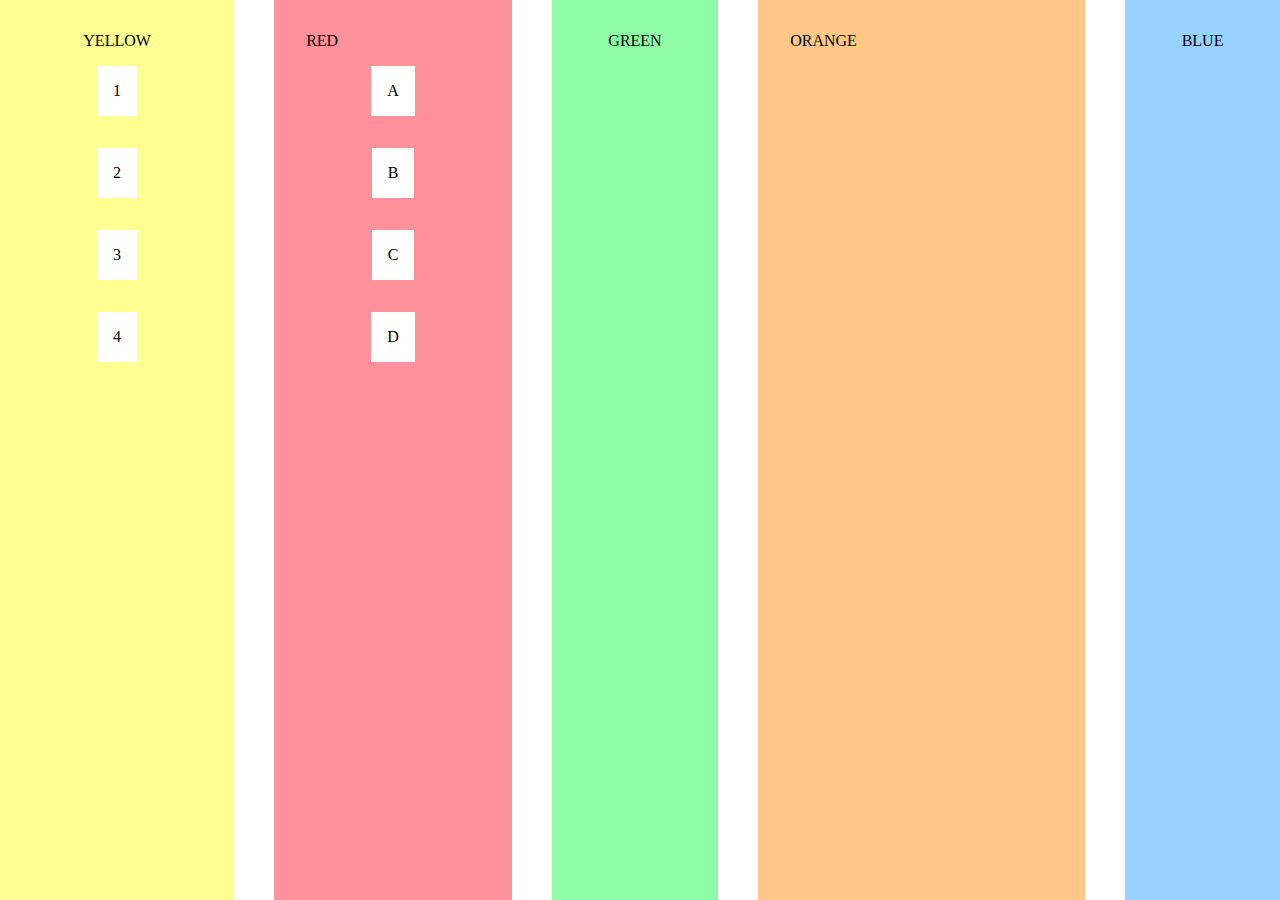
<file: FlexBoxProperties/index.html>
<!DOCTYPE html>
<html lang="en">

<head>
  <meta charset="UTF-8">
  <meta http-equiv="X-UA-Compatible" content="IE=edge">
  <meta name="viewport" content="width=device-width, initial-scale=1.0">
  <title>Blocks</title>
  <link rel="stylesheet" href="style.css">
  <link rel="stylesheet" href="start.css">
</head>

<body>
  <section id="green">
    <p>GREEN</p>
  </section>
  <section id="yellow">
    <p>YELLOW</p>
    <ul>
      <li>1</li>
      <li>2</li>
      <li>3</li>
      <li>4</li>
    </ul>
  </section>
  <section id="orange">
    <p>ORANGE</p>
  </section>
  <section id="red">
    <p>RED</p>
    <ul>
      <li>A</li>
      <li>B</li>
      <li>C</li>
      <li>D</li>
    </ul>
  </section>
  <section id="blue">
    <p>BLUE</p>
  </section>
</body>

</html>
</file>
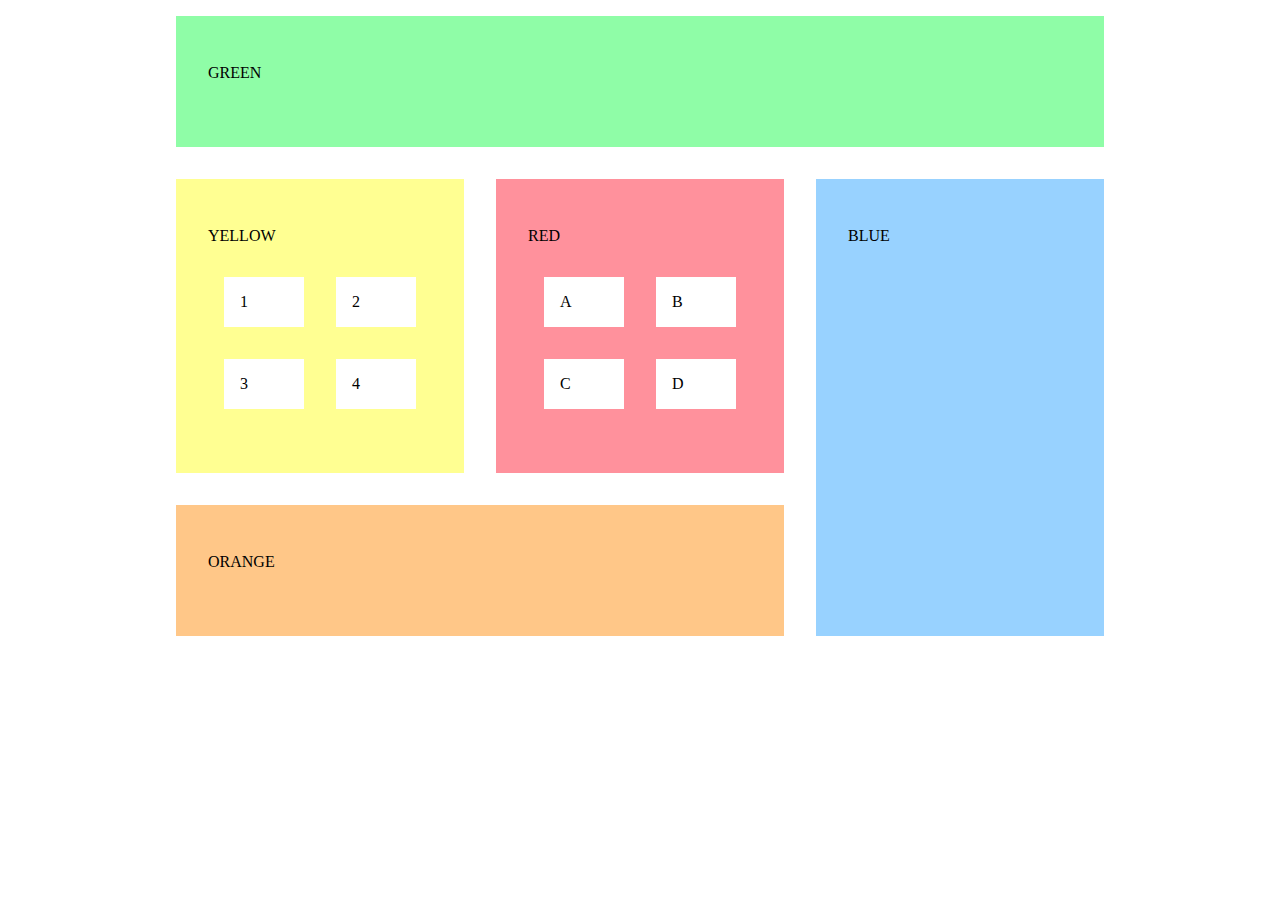
<file: GridProperties/index.html>
<!DOCTYPE html>
<html lang="en">

<head>
  <meta charset="UTF-8">
  <meta http-equiv="X-UA-Compatible" content="IE=edge">
  <meta name="viewport" content="width=device-width, initial-scale=1.0">
  <title>Blocks</title>
  <link rel="stylesheet" href="start.css">
  <link rel="stylesheet" href="style.css">
</head>

<body>
  <section id="green">
    <p>GREEN</p>
  </section>
  <section id="yellow">
    <p>YELLOW</p>
    <ul>
      <li>1</li>
      <li>2</li>
      <li>3</li>
      <li>4</li>
    </ul>
  </section>
  <section id="orange">
    <p>ORANGE</p>
  </section>
  <section id="red">
    <p>RED</p>
    <ul>
      <li>A</li>
      <li>B</li>
      <li>C</li>
      <li>D</li>
    </ul>
  </section>
  <section id="blue">
    <p>BLUE</p>
  </section>
</body>

</html>
</file>
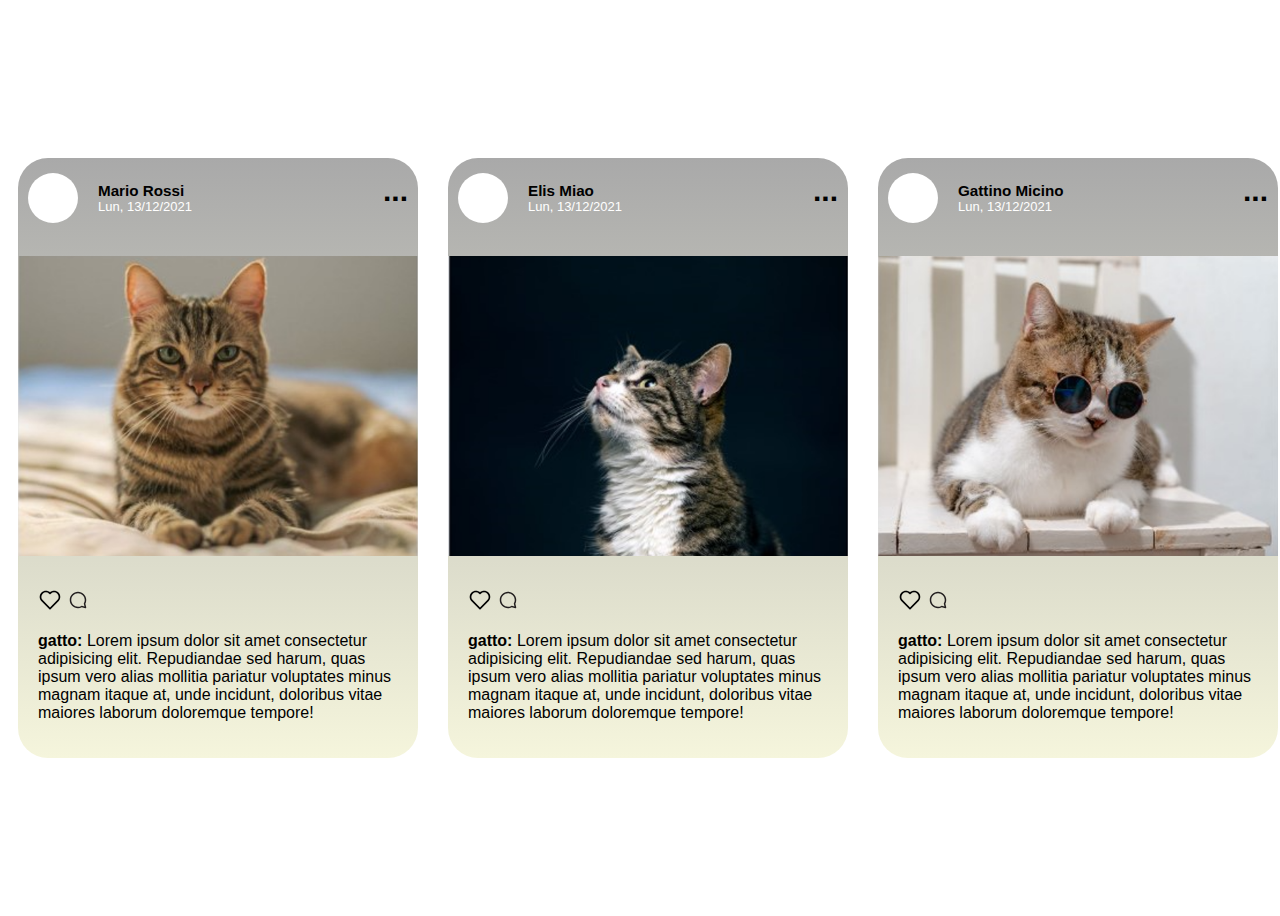
<file: MediaQueries/index.html>
<!DOCTYPE html>
<html lang="en">
<head>
    <meta charset="UTF-8">
    <meta http-equiv="X-UA-Compatible" content="IE=edge">
    <meta name="viewport" content="width=device-width, initial-scale=1.0">
    <title>Media Queries</title>
    <link rel="stylesheet" href="style.css">
</head>
<body>
    <div class="card">
        <div class="cardHeader">
            <div class="headerLeft">
                <img src="assets/icon.png" alt="User's profile picture" class="icon">
                <div class="nameDate">
                    <h3 class="name">Mario Rossi</h3>
                    <p class="date">Lun, 13/12/2021</p>
                </div>
            </div>
            <div class="headerRight">
                <p class="menuBotones">
                    ...
                </p>
            </div>
        </div>
        <div class="imageContainer">
            <img src="assets/Rossi.png" alt="User's post picture" class="post">
        </div>
        <div class="cardText">
            <div class="likeComment">
                <svg xmlns="http://www.w3.org/2000/svg" id="like" x="0" y="0" version="1.1" viewBox="0 0 29 29" xml:space="preserve"><path d="M14.5 25.892a.997.997 0 0 1-.707-.293l-9.546-9.546c-2.924-2.924-2.924-7.682 0-10.606 2.808-2.81 7.309-2.923 10.253-.332 2.942-2.588 7.443-2.479 10.253.332 2.924 2.924 2.924 7.683 0 10.606l-9.546 9.546a.997.997 0 0 1-.707.293zM9.551 5.252a5.486 5.486 0 0 0-3.89 1.608 5.505 5.505 0 0 0 0 7.778l8.839 8.839 8.839-8.839a5.505 5.505 0 0 0 0-7.778 5.505 5.505 0 0 0-7.778 0l-.354.354a.999.999 0 0 1-1.414 0l-.354-.354a5.481 5.481 0 0 0-3.888-1.608z"></path></svg>
                <svg class="comment" xmlns="http://www.w3.org/2000/svg" viewBox="0 0 32 32" id="comment"><path fill="transparent" d="m23.751 21.127.874 3.498-3.498-.875a1.006 1.006 0 0 0-.731.098A8.99 8.99 0 0 1 16 25c-4.963 0-9-4.038-9-9s4.037-9 9-9 9 4.038 9 9a8.997 8.997 0 0 1-1.151 4.395.995.995 0 0 0-.098.732z"></path><path fill="#231F20" d="M25.784 21.017A10.992 10.992 0 0 0 27 16c0-6.065-4.935-11-11-11S5 9.935 5 16s4.935 11 11 11c1.742 0 3.468-.419 5.018-1.215l4.74 1.185a.996.996 0 0 0 .949-.263 1 1 0 0 0 .263-.95l-1.186-4.74zm-2.033.11.874 3.498-3.498-.875a1.006 1.006 0 0 0-.731.098A8.99 8.99 0 0 1 16 25c-4.963 0-9-4.038-9-9s4.037-9 9-9 9 4.038 9 9a8.997 8.997 0 0 1-1.151 4.395.995.995 0 0 0-.098.732z"></path></svg>
            </div>
            <div class="content">
                <p><span class="gatto">gatto:</span> Lorem ipsum dolor sit amet consectetur adipisicing elit. Repudiandae sed harum, quas ipsum vero alias mollitia pariatur voluptates minus magnam itaque at, unde incidunt, doloribus vitae maiores laborum doloremque tempore!</p>
            </div>
        </div>
    </div>


    <div class="card">
        <div class="cardHeader">
            <div class="headerLeft">
                <img src="assets/icon.png" alt="User's profile picture" class="icon">
                <div class="nameDate">
                    <h3 class="name">Elis Miao</h3>
                    <p class="date">Lun, 13/12/2021</p>
                </div>
            </div>
            <div class="headerRight">
                <p class="menuBotones">
                    ...
                </p>
            </div>
        </div>
        <div class="imageContainer">
            <img src="assets/Miao.png" alt="User's post picture" class="post">
        </div>
        <div class="cardText">
            <div class="likeComment">
                <svg xmlns="http://www.w3.org/2000/svg" id="like" x="0" y="0" version="1.1" viewBox="0 0 29 29" xml:space="preserve"><path d="M14.5 25.892a.997.997 0 0 1-.707-.293l-9.546-9.546c-2.924-2.924-2.924-7.682 0-10.606 2.808-2.81 7.309-2.923 10.253-.332 2.942-2.588 7.443-2.479 10.253.332 2.924 2.924 2.924 7.683 0 10.606l-9.546 9.546a.997.997 0 0 1-.707.293zM9.551 5.252a5.486 5.486 0 0 0-3.89 1.608 5.505 5.505 0 0 0 0 7.778l8.839 8.839 8.839-8.839a5.505 5.505 0 0 0 0-7.778 5.505 5.505 0 0 0-7.778 0l-.354.354a.999.999 0 0 1-1.414 0l-.354-.354a5.481 5.481 0 0 0-3.888-1.608z"></path></svg>
                <svg class="comment" xmlns="http://www.w3.org/2000/svg" viewBox="0 0 32 32" id="comment"><path fill="transparent" d="m23.751 21.127.874 3.498-3.498-.875a1.006 1.006 0 0 0-.731.098A8.99 8.99 0 0 1 16 25c-4.963 0-9-4.038-9-9s4.037-9 9-9 9 4.038 9 9a8.997 8.997 0 0 1-1.151 4.395.995.995 0 0 0-.098.732z"></path><path fill="#231F20" d="M25.784 21.017A10.992 10.992 0 0 0 27 16c0-6.065-4.935-11-11-11S5 9.935 5 16s4.935 11 11 11c1.742 0 3.468-.419 5.018-1.215l4.74 1.185a.996.996 0 0 0 .949-.263 1 1 0 0 0 .263-.95l-1.186-4.74zm-2.033.11.874 3.498-3.498-.875a1.006 1.006 0 0 0-.731.098A8.99 8.99 0 0 1 16 25c-4.963 0-9-4.038-9-9s4.037-9 9-9 9 4.038 9 9a8.997 8.997 0 0 1-1.151 4.395.995.995 0 0 0-.098.732z"></path></svg>
            </div>
            <div class="content">
                <p><span class="gatto">gatto:</span> Lorem ipsum dolor sit amet consectetur adipisicing elit. Repudiandae sed harum, quas ipsum vero alias mollitia pariatur voluptates minus magnam itaque at, unde incidunt, doloribus vitae maiores laborum doloremque tempore!</p>
            </div>
        </div>
    </div>


    <div class="card">
        <div class="cardHeader">
            <div class="headerLeft">
                <img src="assets/icon.png" alt="User's profile picture" class="icon">
                <div class="nameDate">
                    <h3 class="name">Gattino Micino</h3>
                    <p class="date">Lun, 13/12/2021</p>
                </div>
            </div>
            <div class="headerRight">
                <p class="menuBotones">
                    ...
                </p>
            </div>
        </div>
        <div class="imageContainer">
            <img src="assets/Micino.png" alt="User's post picture" class="post">
        </div>
        <div class="cardText">
            <div class="likeComment">
                <svg xmlns="http://www.w3.org/2000/svg" id="like" x="0" y="0" version="1.1" viewBox="0 0 29 29" xml:space="preserve"><path d="M14.5 25.892a.997.997 0 0 1-.707-.293l-9.546-9.546c-2.924-2.924-2.924-7.682 0-10.606 2.808-2.81 7.309-2.923 10.253-.332 2.942-2.588 7.443-2.479 10.253.332 2.924 2.924 2.924 7.683 0 10.606l-9.546 9.546a.997.997 0 0 1-.707.293zM9.551 5.252a5.486 5.486 0 0 0-3.89 1.608 5.505 5.505 0 0 0 0 7.778l8.839 8.839 8.839-8.839a5.505 5.505 0 0 0 0-7.778 5.505 5.505 0 0 0-7.778 0l-.354.354a.999.999 0 0 1-1.414 0l-.354-.354a5.481 5.481 0 0 0-3.888-1.608z"></path></svg>
                <svg class="comment" xmlns="http://www.w3.org/2000/svg" viewBox="0 0 32 32" id="comment"><path fill="transparent" d="m23.751 21.127.874 3.498-3.498-.875a1.006 1.006 0 0 0-.731.098A8.99 8.99 0 0 1 16 25c-4.963 0-9-4.038-9-9s4.037-9 9-9 9 4.038 9 9a8.997 8.997 0 0 1-1.151 4.395.995.995 0 0 0-.098.732z"></path><path fill="#231F20" d="M25.784 21.017A10.992 10.992 0 0 0 27 16c0-6.065-4.935-11-11-11S5 9.935 5 16s4.935 11 11 11c1.742 0 3.468-.419 5.018-1.215l4.74 1.185a.996.996 0 0 0 .949-.263 1 1 0 0 0 .263-.95l-1.186-4.74zm-2.033.11.874 3.498-3.498-.875a1.006 1.006 0 0 0-.731.098A8.99 8.99 0 0 1 16 25c-4.963 0-9-4.038-9-9s4.037-9 9-9 9 4.038 9 9a8.997 8.997 0 0 1-1.151 4.395.995.995 0 0 0-.098.732z"></path></svg>
            </div>
            <div class="content">
                <p><span class="gatto">gatto:</span> Lorem ipsum dolor sit amet consectetur adipisicing elit. Repudiandae sed harum, quas ipsum vero alias mollitia pariatur voluptates minus magnam itaque at, unde incidunt, doloribus vitae maiores laborum doloremque tempore!</p>
            </div>
        </div>
    </div>
</body>
</html>
</file>
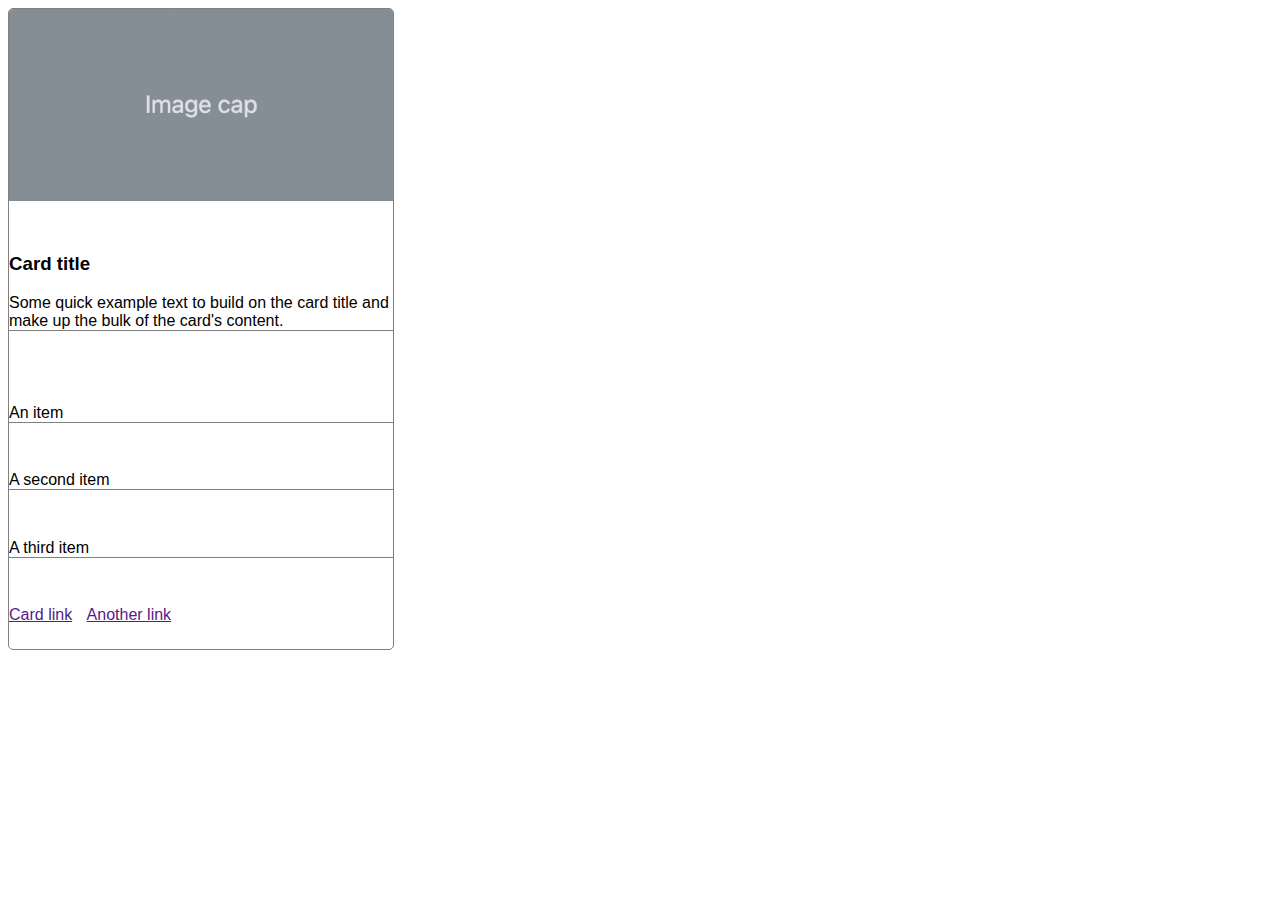
<file: Card/CardHTML/index.html>
<!DOCTYPE html>
<html lang="en">
<head>
    <meta charset="UTF-8">
    <meta name="viewport" content="width=device-width, initial-scale=1.0">
    <title>Card exercise</title>
    <link rel="stylesheet" href="style.css">
</head>
<body>
    <article>
        <section class="imageContainer">
            <img src="cardimg.png" alt="placeholder de imagen">
        </section>
        <section class="text">
            <div class="info">
                <h3>Card title</h3>
                <p>Some quick example text to build on the card title and make up the bulk of the card's content.</p>
            </div>
            <p>An item</p>
            <p>A second item</p>
            <p>A third item </p>
            <span>
                <a href="">Card link</a>
                <a class="anotherLink" href="">Another link</a>
            </span>
        </section>
    </article>
</body>
</html>
</file>
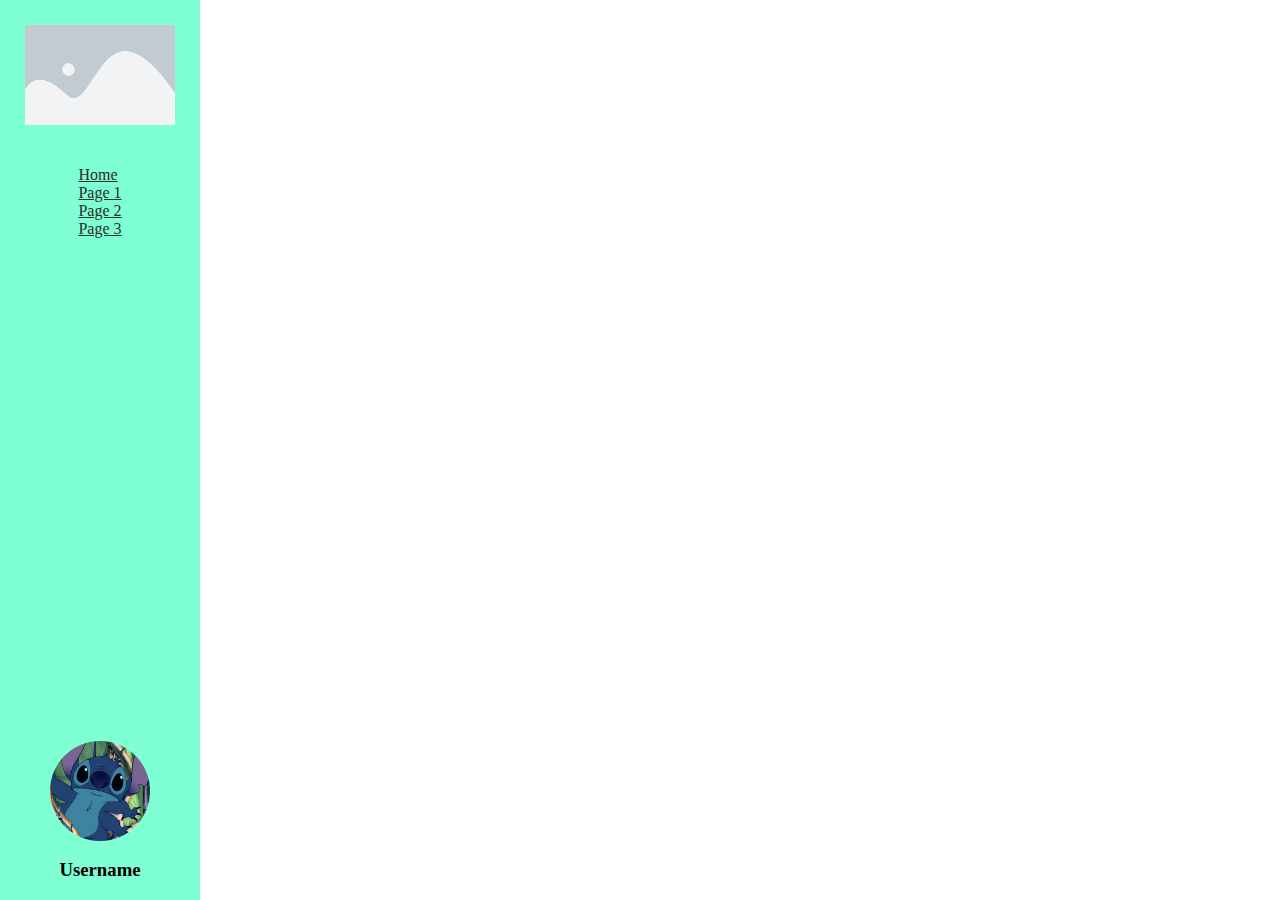
<file: Flexbox/start/index.html>
<!DOCTYPE html>
<html lang="en">
  <head>
    <link rel="stylesheet" href="style.css">
    <meta charset="UTF-8" />
    <meta
      name="viewport"
      content="width=device-width, user-scalable=no, initial-scale=1.0, maximum-scale=1.0, minimum-scale=1.0"
    />
    <meta http-equiv="X-UA-Compatible" content="ie=edge" />
    <title>Flexbox</title>
  </head>
  <body>
    <aside>
      <img class="placeholder" src="../assets/placeholder.png" alt="Placeholder image for logo">
      <ul class="navigation-links">
        <li>
          <a href="#">Home</a>
        </li>
        <li>
          <a href="#">Page 1</a>
        </li>
        <li>
          <a href="#">Page 2</a>
        </li>
        <li>
          <a href="#">Page 3</a>
        </li>
      </ul>
      <div class="user-info">
        <img class="avatar" src="../assets/userAvatar.png" alt="User's avatar">
        <h3>Username</h3>
      </div>
    </aside>
  </body>
</html>
</file>
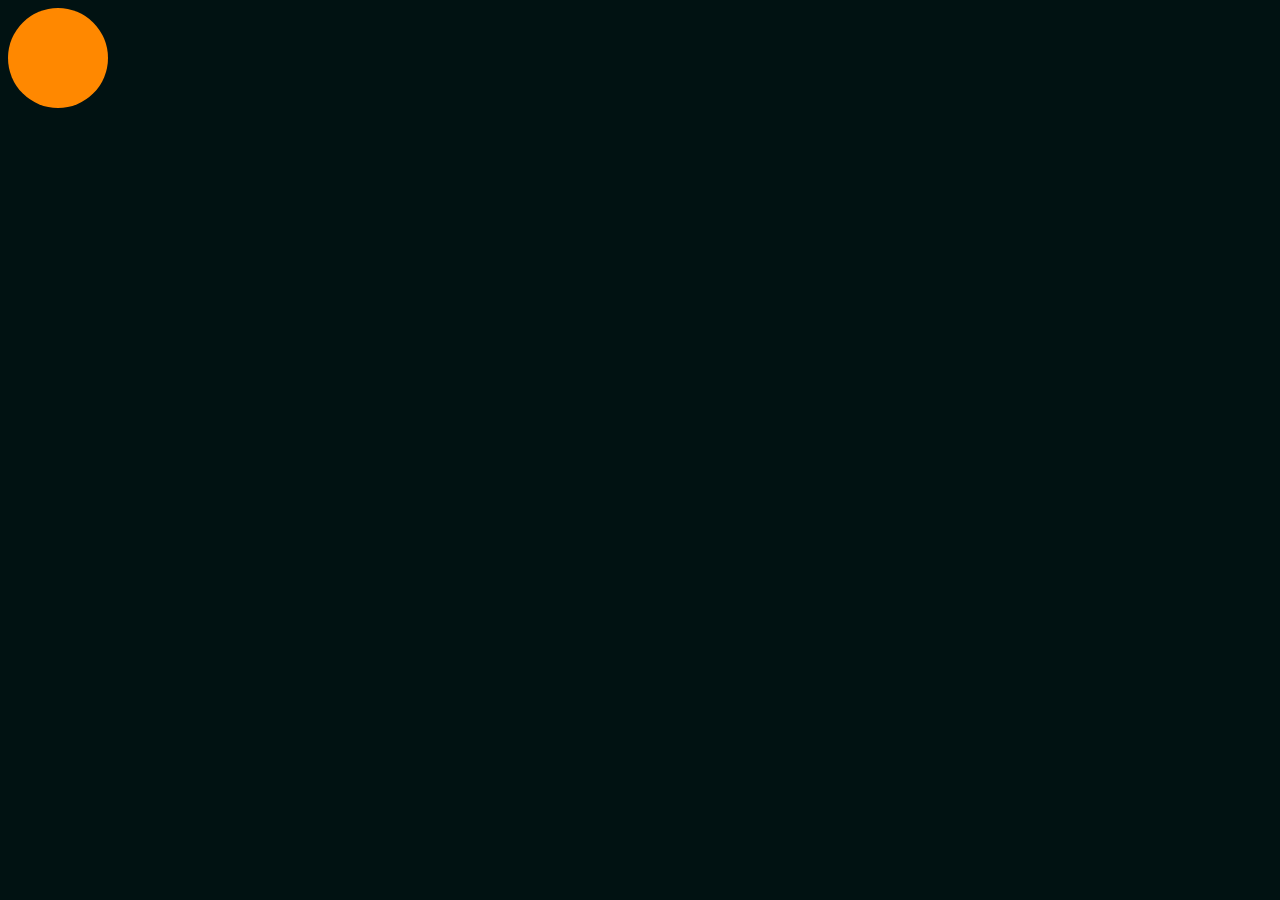
<file: RewriteTheRules/start/index.html>
<!DOCTYPE html>
<html lang="en">
  <head>
    <meta charset="UTF-8" />
    <meta
      name="viewport"
      content="width=device-width, user-scalable=no, initial-scale=1.0, maximum-scale=1.0, minimum-scale=1.0"
    />
    <meta http-equiv="X-UA-Compatible" content="ie=edge" />
    <title>CSS Rules</title>
    <link rel="stylesheet" href="style.css">
  </head>
  <body>
    <div class="ball">
      
    </div>
  </body>
</html>
</file>
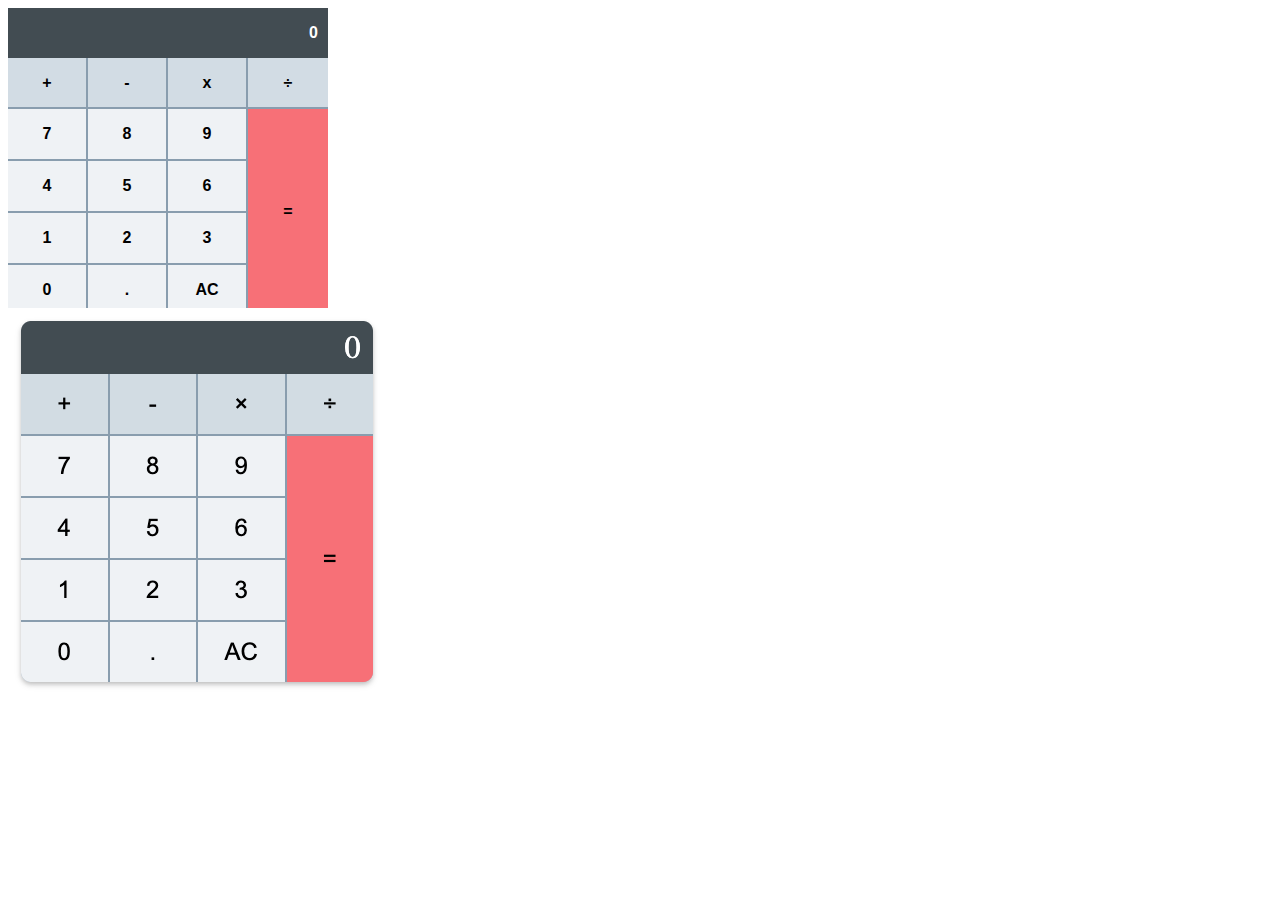
<file: Grid/calculadora.html>
<!DOCTYPE html>
<html lang="en">
<head>
    <meta charset="UTF-8">
    <meta name="viewport" content="width=device-width, initial-scale=1.0">
    <title>Grid Exercise</title>
    <link rel="stylesheet" href="style.css">
</head>
<body>
    <div class="borde">
    <div class="calculadora">
        <div class="resultado-operadores">
            <div class="resultado">
                <p>0</p>
            </div>
            <div class="operadores">
                <p>+</p>
                <p>-</p>
                <p>x</p>
                <p id="dividir">÷</p>
            </div>
        </div>
        <div class="numeros-igual">
            <div class="numeros">
                <p>7</p>
                <p>8</p>
                <p>9</p>
                <p>4</p>
                <p>5</p>
                <p>6</p>
                <p>1</p>
                <p>2</p>
                <p>3</p>
                <p>0</p>
                <p>.</p>
                <p>AC</p>
            </div>
            <p id="igual">=</p>
        </div>
    </div>
</div>

    <img src="start/example.png" alt="">
</body>
</html>
</file>
<file: FlexBoxProperties/style.css>
body {
  width: 60em;
  margin: 0 auto;
}

section {
  padding: 2em;
  margin: 1em;
}

#green {
  background-color: #8ffda7;
}

#orange {
  background-color: #ffc788;
}

#yellow {
  background-color: #ffff92;
}

#red {
  background-color: #ff919c;
}

#blue {
  background-color: #98d2ff;
}

ul {
  padding: 0;
}

li {
  background-color: white;
  padding: 1em;
  display: block;
  margin: 1em;
}
</file>
<file: FlexBoxProperties/start.css>
*{
    margin: 0;
}

body{
    width: 100vw;  
    height: 100vh;
    display: flex;
    flex-direction: row;
    justify-content: space-between;
    gap: 40px;
}

ul{
    display: flex;
    flex-direction: column;
    justify-content: center;
    align-items: center;
}

section{
    display: flex;
    flex-direction: column;
    align-items: center;
}


#yellow{
    margin: 0;
    flex-grow: 2;
    order: 1;
}

#red{
    margin: 0;
    flex-grow: 2;
    order: 2;
}

#green{
    margin: 0;
    flex-grow: 1;
    order: 3;
}

#orange{
    margin: 0;
    flex-grow: 4;
    order: 4;
}

#blue{
    margin: 0;
    flex-grow: 1;   
    order: 5;
}

#orange > p{
    align-self: flex-start;
}

#red > p{
    align-self: flex-start;
}
</file>
<file: GridProperties/start.css>
body{
    display: grid;
    grid-template-columns: repeat(6, 1fr);
    grid-template-rows: repeat(4, 1fr);
}

#green{
    grid-column: 1/7;
    grid-row: 1;
}

#yellow{
    grid-column: 1/3;
    grid-row: 2/4;
}

#red{
    grid-column: 3/5;
    grid-row: 2/4;
}

ul{
    display: grid;
    grid-template-columns: 1fr 1fr;
    grid-template-rows: 1fr 1fr;
}


#blue{
    grid-column: 5/7;
    grid-row: 2/5;
}

#orange{
    grid-column: 1/5;
    grid-row: 4;
}
</file>
<file: GridProperties/style.css>
body {
  width: 60em;
  margin: 0 auto;
}

section {
  padding: 2em;
  margin: 1em;
}

#green {
  background-color: #8ffda7;
}

#orange {
  background-color: #ffc788;
}

#yellow {
  background-color: #ffff92;
}

#red {
  background-color: #ff919c;
}

#blue {
  background-color: #98d2ff;
}

ul {
  padding: 0;
}

li {
  background-color: white;
  padding: 1em;
  display: block;
  margin: 1em;
}
</file>
<file: MediaQueries/style.css>
/*Desktop View*/

@media (min-width:769px) {
   body{
    height: 100vh;
    width: 100vw;

    display: flex;
    flex-direction: row;
    justify-content: center;
    align-items: center;
    gap: 30px;
   }
   
    .card{
        background-image: linear-gradient(darkgray, beige);

        font-family: Verdana, Geneva, Tahoma, sans-serif;

        width: 400px;
        height: 600px;

        display: flex;
        flex-direction: column;
        justify-content: space-between;
        align-items: center;

        border-radius: 30px;
    }

    .cardHeader{
        display: flex;
        flex-direction: row;
        justify-content: space-between;
        align-items: center;

        width: 100%;
        height: 50px;

        padding-top: 15px;
    }

    .headerLeft{
        display: flex;
        flex-direction: row;
        gap: 20px;

        padding-left: 10px;
    }

    .icon{
        border-radius: 50%;

        width: 50px;
        height: 50px;
    }

    .nameDate{
        display: flex;
        flex-direction: column;
        justify-content: center;

        font-size: 13px;
    }

    .name{
        margin: 0;
    }

    .date{
        color: white;

        margin: 0;
    }


    .headerRight{
        padding-right: 10px;
        padding-bottom: 15px;

        font-size: 30px;
        font-weight: bold;
    }

    .imageContainer{
        position: relative;

        width: 100%;
        height: 300px
    }

    .post{
        position: absolute;

        width: 100%;
        height: 100%;

        object-fit: cover;
    }
    
    .likeComment{
        padding-left: 20px;
    }

    svg{
        width: 24px;
        height: 24px;
    }

    .content{
        padding: 20px;
        padding-top: 0px;
    }

    span{
        font-weight: bold;
    }

}


/*Tablet View - tuve que ajustar el tamaño de las cards para que entraran */
@media (max-width: 768px){
    body{
        height: 100vh;
        width: 100vw;

        display: grid;
        grid-template-columns: repeat(2, 1fr);
        justify-content: center;
        align-items: center;
        gap: 30px;
       }
       
        .card{
            background-image: linear-gradient(darkgray, beige);
    
            font-family: Verdana, Geneva, Tahoma, sans-serif;
    
            width: 300px;
            height: 500px;
    
            display: flex;
            flex-direction: column;
            justify-content: space-between;
            align-items: center;
    
            border-radius: 30px;
        }
    
        .cardHeader{
            display: flex;
            flex-direction: row;
            justify-content: space-between;
            align-items: center;
    
            width: 100%;
            height: 50px;
    
            padding-top: 15px;
        }
    
        .headerLeft{
            display: flex;
            flex-direction: row;
            gap: 20px;
    
            padding-left: 10px;
        }
    
        .icon{
            border-radius: 50%;
    
            width: 50px;
            height: 50px;
        }
    
        .nameDate{
            display: flex;
            flex-direction: column;
            justify-content: center;
    
            font-size: 13px;
        }
    
        .name{
            margin: 0;
        }
    
        .date{
            color: white;
    
            margin: 0;
        }
    
    
        .headerRight{
            padding-right: 10px;
            padding-bottom: 15px;
    
            font-size: 30px;
            font-weight: bold;
        }
    
        .imageContainer{
            position: relative;
    
            width: 100%;
            height: 300px
        }
    
        .post{
            position: absolute;
    
            width: 100%;
            height: 100%;
    
            object-fit: cover;
        }
        
        .likeComment{
            padding-left: 20px;
        }
    
        svg{
            width: 24px;
            height: 24px;
        }
    
        .content{
            padding: 20px;
            padding-top: 0px;
        }
    
        span{
            font-weight: bold;
        }

}
    


/*Mobile View* - me queda un scroll horizontal que no quiero */

@media (max-width: 375px){
    body{
        height: 100vh;
        width: 100vw;
    
        display: flex;
        flex-direction: row;
        flex-wrap: wrap;
        justify-content: center;
        align-items: center;
        gap: 30px;
       }
       
        .card{
            background-image: linear-gradient(darkgray, beige);
    
            font-family: Verdana, Geneva, Tahoma, sans-serif;
    
            width: 300px;
            height: 500px;
    
            display: flex;
            flex-direction: column;
            justify-content: space-between;
            align-items: center;
    
            border-radius: 30px;
        }
    
        .cardHeader{
            display: flex;
            flex-direction: row;
            justify-content: space-between;
            align-items: center;
    
            width: 100%;
            height: 50px;
    
            padding-top: 15px;
        }
    
        .headerLeft{
            display: flex;
            flex-direction: row;
            gap: 20px;
    
            padding-left: 10px;
        }
    
        .icon{
            border-radius: 50%;
    
            width: 50px;
            height: 50px;
        }
    
        .nameDate{
            display: flex;
            flex-direction: column;
            justify-content: center;
    
            font-size: 13px;
        }
    
        .name{
            margin: 0;
        }
    
        .date{
            color: white;
    
            margin: 0;
        }
    
    
        .headerRight{
            padding-right: 10px;
            padding-bottom: 15px;
    
            font-size: 30px;
            font-weight: bold;
        }
    
        .imageContainer{
            position: relative;
    
            width: 100%;
            height: 300px
        }
    
        .post{
            position: absolute;
    
            width: 100%;
            height: 100%;
    
            object-fit: cover;
        }
        
        .likeComment{
            padding-left: 20px;
        }
    
        svg{
            width: 24px;
            height: 24px;
        }
    
        .content{
            padding: 20px;
            padding-top: 0px;
        }
    
        span{
            font-weight: bold;
        }
}
</file>
<file: Card/CardHTML/style.css>
article{
    width: 30vw;
    height: 50vw;

    font-family: Arial, Helvetica, sans-serif;
    border: 1px solid grey;
    border-radius: 5px;

    display: grid;
    grid-template-rows: 30% 70%;
    overflow: hidden;
}

.imageContainer{
    height: 100%;
    width: 100%;
    margin: 0;
    position: relative;
}

.text{
    display: grid;
    grid-template-rows: 40% 15% 15% 15% 15%;
    align-items: center;
    justify-content: center;

    height: 100%;
}

img{
    height: 100%;
    width: 100%;
    position: absolute;
    left: 0;
    top: 0;
    object-fit: cover;
}

.anotherLink{
    margin-left: 10px;
}

p{
    border-bottom: 1px solid gray;
}
</file>
<file: Flexbox/start/style.css>
body{
    margin: 0;
}

aside{
    background-color: aquamarine;
    width: 200px;
    height: 100vh;

    display: flex;
    flex-direction: column;
    justify-content: center;
    align-items: center;
}

.placeholder{
    width: 150px;
    padding: 25px;
}

.navigation-links{
    padding: 0;
    flex: 1;
}

li{
    list-style: none;
}

a{
    color: #2b2b2b;
}

a:hover {
    color: #2b2bb2;
    transition-delay: 300ms;
}

.user-info{
    display: flex;
    flex-direction: column;
    justify-content: center;
    align-items: center;
}

.avatar{
    width: 100px;
}

/*
- The avatar and the username in column centered at the bottom.

The sidebar should have a size equal to 200px in width and should occupy the entire height of the page. Add a picture of the sidebar that you created in the folder, as a final result.
 The 4 links must have a color text (#2b2b2b) and should change into #2b2bb2 on hover, with a transition of 0.3 seconds. Use Flexbox CSS property to manage the layout.

**Suggestion:**

In order to move the avatar and the username at the end of the sidebar, assign the property `flex: 1` to the link list. */
</file>
<file: RewriteTheRules/start/style.css>
:root{
    --black: #011212;
    --orange: #ff8800;
    --hundred: 100px;
}


body {
    background-color: var(--black);
}

.ball {
    width: var(--hundred);
    height: var(--hundred);
    background-color: var(--orange);
    border-radius: calc(var(--hundred) / 2);
}
</file>
<file: Grid/style.css>
.borde{
    border-radius: 30px;
}

.calculadora{
    width: 25vw;
    height: 300px;

    border-radius: 20%;

    display: grid;
    grid-template-rows: 33% auto;

    font-weight: bolder;
    font-family: Arial, Helvetica, sans-serif;
}

.resultado-operadores{
    display: grid;
    grid-template-rows: 1fr 1fr;
}

.resultado{
    background-color: #424c52;
    color: white;

    display: inline;

    text-align: right;
    align-items: center;
    padding-right: 10px;

}

.operadores{
    background-color: #d2dce4;

    text-align: center;
    align-items: center;

    display: grid;
    grid-template-columns: repeat(4, 1fr);
}

.operadores > p{
    margin: 0;
    padding: 16px 0px;
    justify-self: stretch;
    text-align: center;
    align-items: center;

    display: inline;

    border-right: 2px solid #899dae;
}

#dividir{
    border-right:none;
}

.numeros{
    background-color: #eff2f5;

    display: grid;
    grid-template-rows: repeat(4, 1fr);
    grid-template-columns: repeat(3, 1fr);
}

.numeros > p{
    margin: 0;
    padding: 16px 0px;
    justify-self: stretch;
    text-align: center;
    align-items: center;
    
    border-top: 2px solid #899dae;
    border-right: 2px solid #899dae;
}

#igual{
    background-color: #f77077;

    display: flex;  /*no podía centrarlo de otra forma*/

    margin: 0;
    padding: 16px 0px;
    justify-self: stretch;
    justify-content: center;
    align-items: center;

    border-top: 2px solid #899dae;
}

.numeros-igual{
    display: grid;
    grid-template-columns: 75% 25%;
}
</file>
